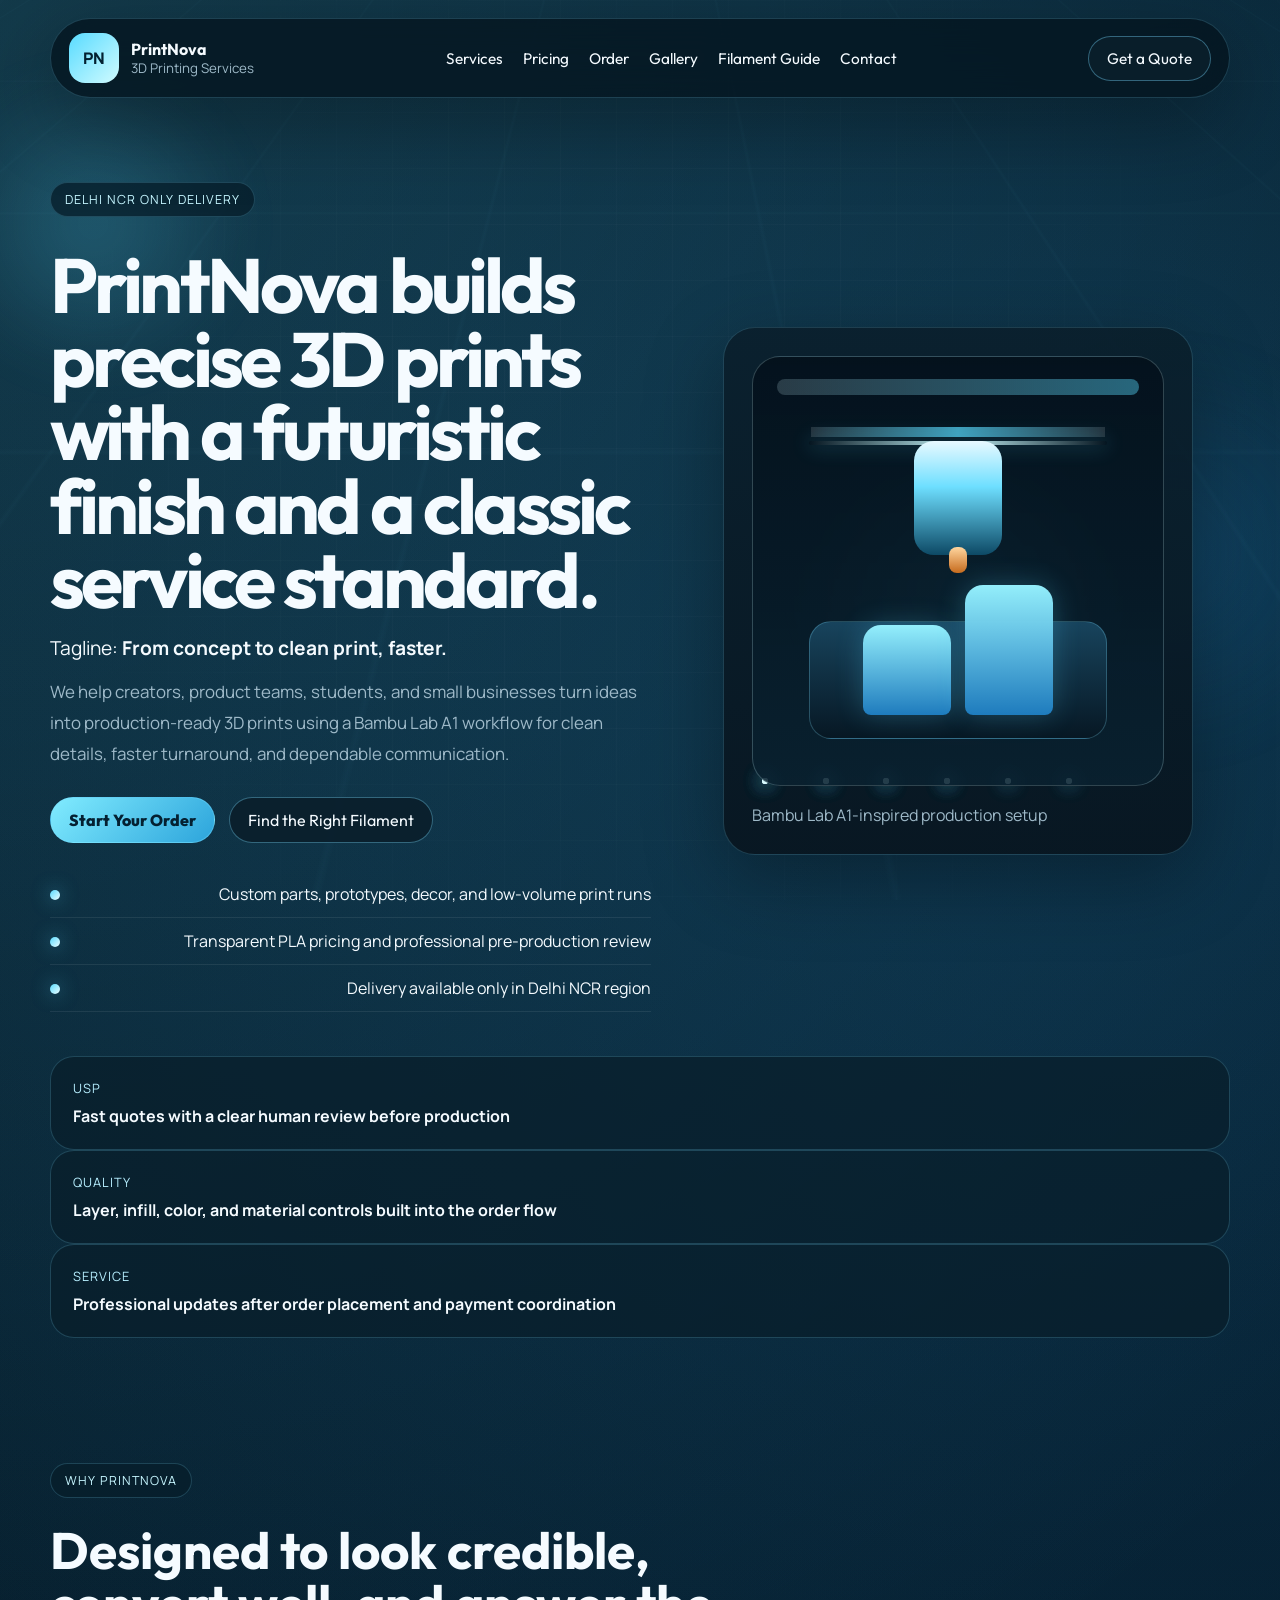
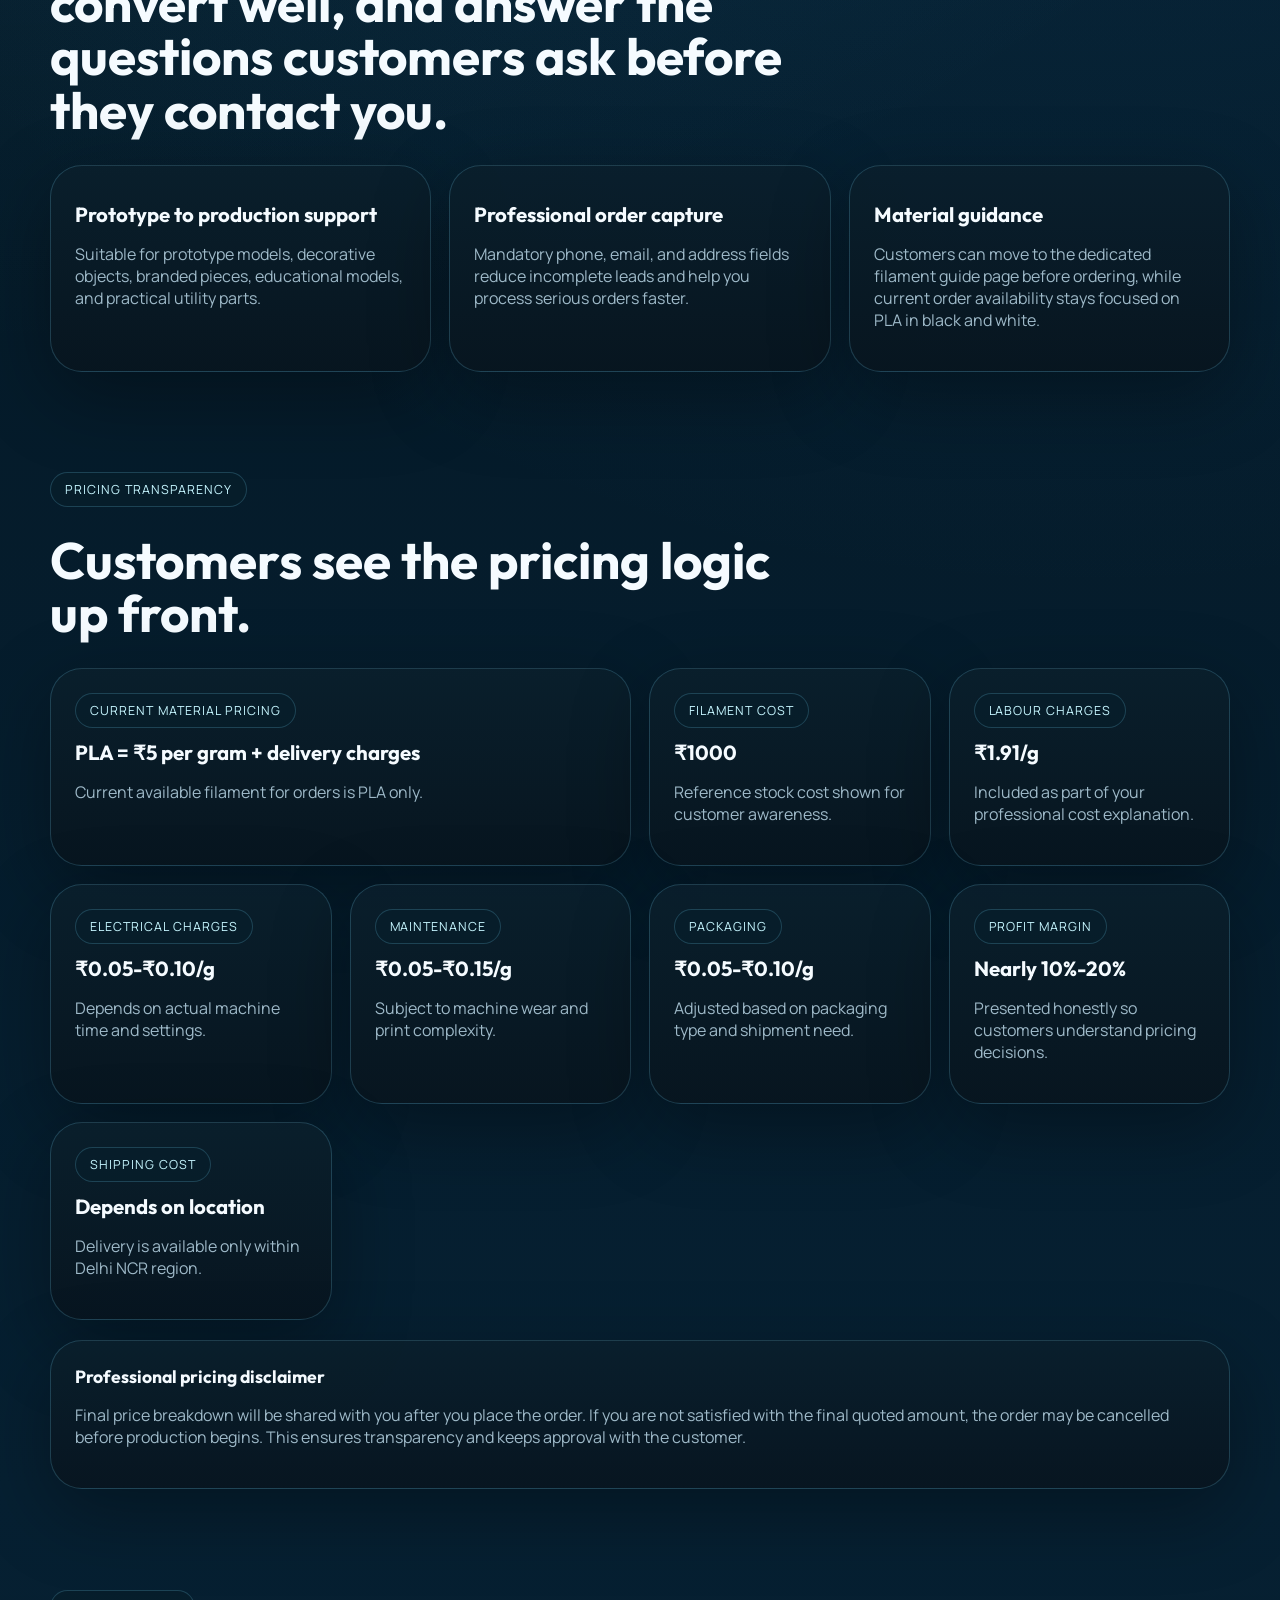
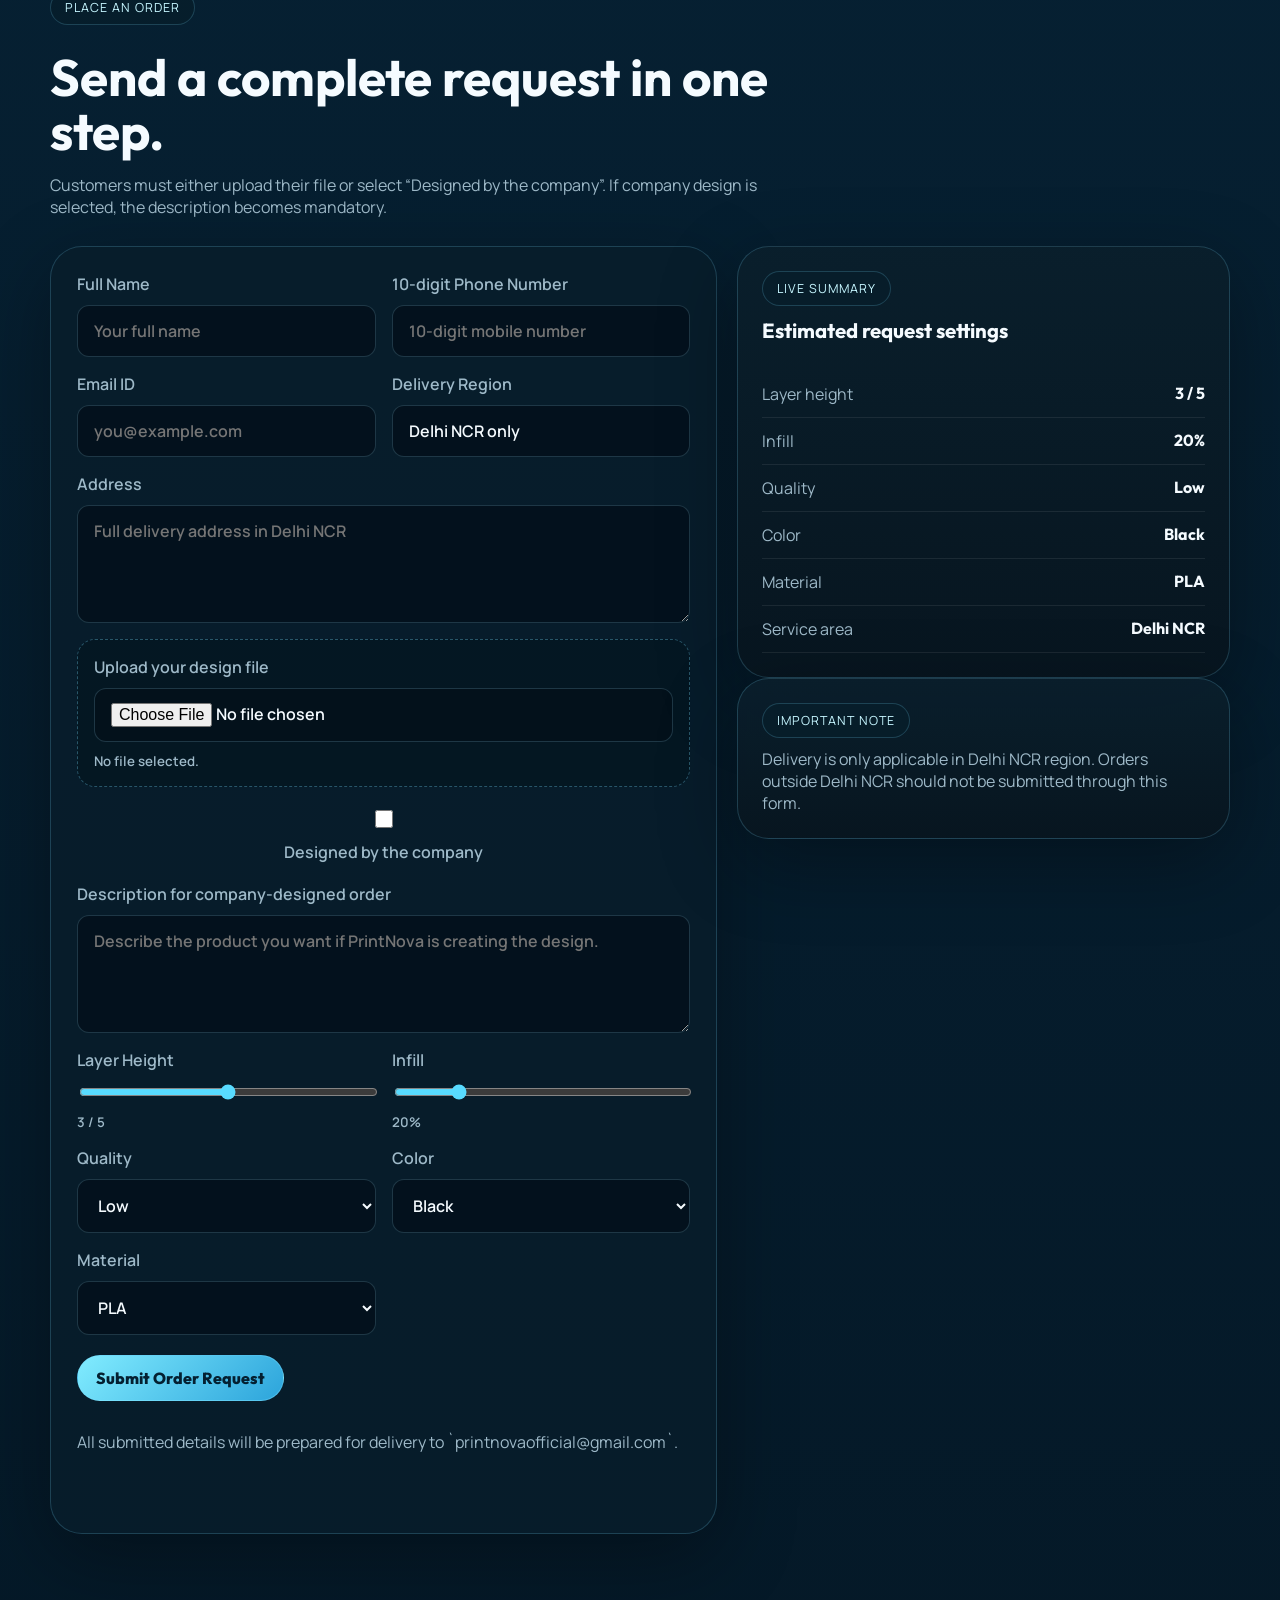
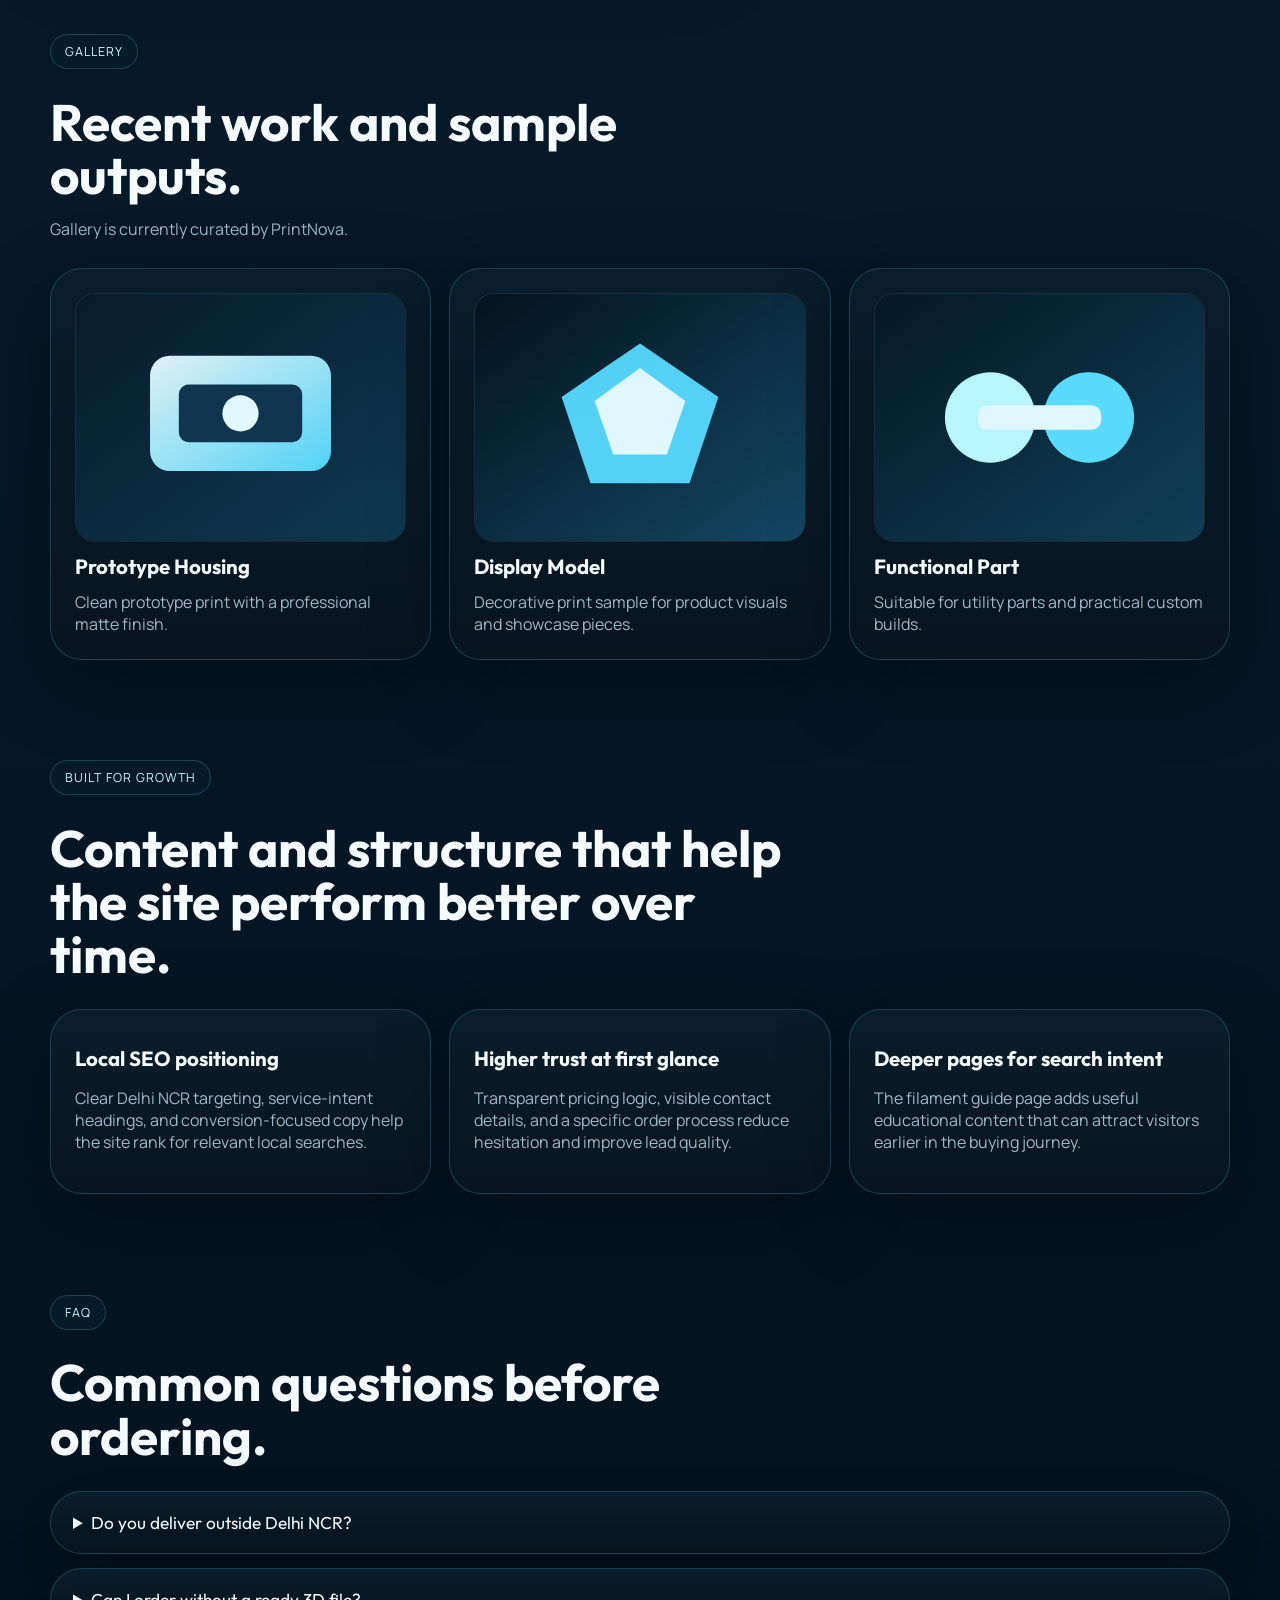
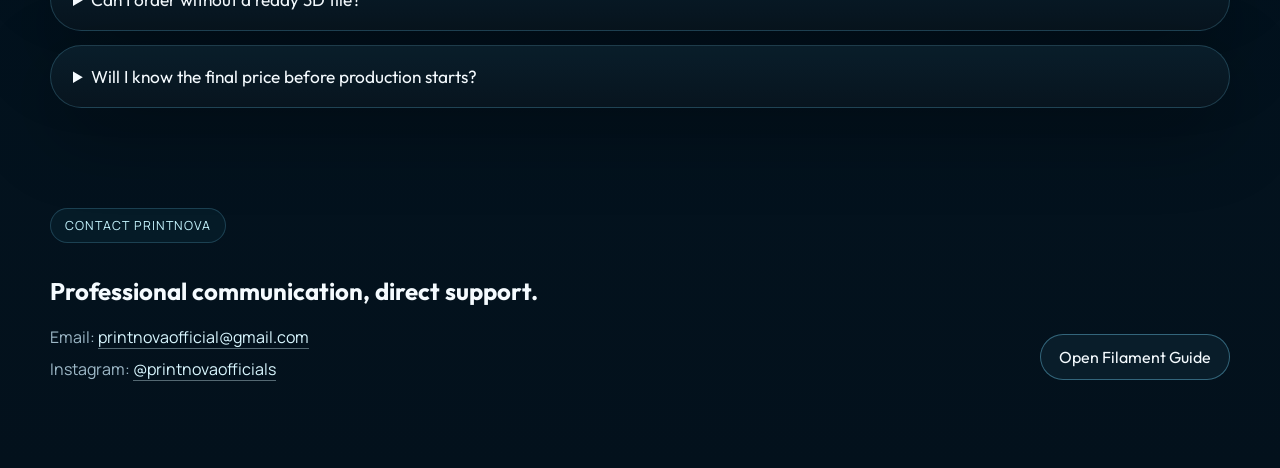
<file: index.html>
<!DOCTYPE html>
<html lang="en">
  <head>
    <meta charset="UTF-8" />
    <meta name="viewport" content="width=device-width, initial-scale=1.0" />
    <title>PrintNova | 3D Printing Services in Delhi NCR</title>
    <meta
      name="description"
      content="PrintNova offers professional 3D printing services in Delhi NCR with custom part production, PLA pricing transparency, instant order requests, and guided filament selection."
    />
    <meta
      name="keywords"
      content="3D printing Delhi NCR, PrintNova, PLA printing, prototype printing, custom 3D printing service, Bambu Lab A1"
    />
    <meta property="og:title" content="PrintNova | Future-Ready 3D Printing in Delhi NCR" />
    <meta
      property="og:description"
      content="Professional 3D printing services for prototypes, parts, and custom builds with transparent PLA pricing and guided material selection."
    />
    <meta property="og:type" content="website" />
    <link rel="preconnect" href="https://fonts.googleapis.com" />
    <link rel="preconnect" href="https://fonts.gstatic.com" crossorigin />
    <link
      href="https://fonts.googleapis.com/css2?family=Manrope:wght@400;500;600;700;800&family=Outfit:wght@400;500;600;700;800&display=swap"
      rel="stylesheet"
    />
    <link rel="icon" type="image/svg+xml" href="./favicon.svg" />
    <link rel="stylesheet" href="./styles.css" />
  </head>
  <body>
    <div class="motion-layer" aria-hidden="true">
      <span class="motion-orb orb-a"></span>
      <span class="motion-orb orb-b"></span>
      <span class="motion-grid"></span>
    </div>
    <div class="page-shell">
      <header class="site-header">
        <a class="brand" href="#top" aria-label="PrintNova home">
          <span class="brand-mark">PN</span>
          <span class="brand-copy">
            <strong>PrintNova</strong>
            <small>3D Printing Services</small>
          </span>
        </a>

        <nav class="site-nav" aria-label="Primary navigation">
          <a href="#services">Services</a>
          <a href="#pricing">Pricing</a>
          <a href="#order">Order</a>
          <a href="#gallery">Gallery</a>
          <a href="./filament.html">Filament Guide</a>
          <a href="#contact">Contact</a>
        </nav>

        <a class="header-cta" href="#order">Get a Quote</a>
      </header>

      <main id="top">
        <section class="hero-section">
          <div class="hero-copy">
            <p class="eyebrow">Delhi NCR Only Delivery</p>
            <h1>PrintNova builds precise 3D prints with a futuristic finish and a classic service standard.</h1>
            <p class="hero-text">
              Tagline: <strong>From concept to clean print, faster.</strong>
            </p>
            <p class="hero-subtext">
              We help creators, product teams, students, and small businesses turn ideas into production-ready 3D
              prints using a Bambu Lab A1 workflow for clean details, faster turnaround, and dependable communication.
            </p>
            <div class="hero-actions">
              <a class="button button-primary" href="#order">Start Your Order</a>
              <a class="button button-secondary" href="./filament.html">Find the Right Filament</a>
            </div>
            <ul class="hero-highlights">
              <li>Custom parts, prototypes, decor, and low-volume print runs</li>
              <li>Transparent PLA pricing and professional pre-production review</li>
              <li>Delivery available only in Delhi NCR region</li>
            </ul>
          </div>

          <div class="hero-visual" aria-hidden="true">
            <div class="printer-card">
              <div class="printer-glow"></div>
              <div class="printer-particles" id="printer-particles"></div>
              <div class="printer-frame">
                <div class="printer-topbar"></div>
                <div class="printer-gantry"></div>
                <div class="scanner-line"></div>
                <div class="printer-bed"></div>
                <div class="printer-head">
                  <div class="printer-nozzle"></div>
                </div>
                <div class="printer-build build-left"></div>
                <div class="printer-build build-right"></div>
              </div>
              <p>Bambu Lab A1-inspired production setup</p>
            </div>
          </div>
        </section>

        <section class="trust-strip" id="services">
          <article>
            <span>USP</span>
            <strong>Fast quotes with a clear human review before production</strong>
          </article>
          <article>
            <span>Quality</span>
            <strong>Layer, infill, color, and material controls built into the order flow</strong>
          </article>
          <article>
            <span>Service</span>
            <strong>Professional updates after order placement and payment coordination</strong>
          </article>
        </section>

        <section class="content-section service-grid-section">
          <div class="section-heading">
            <p class="eyebrow">Why PrintNova</p>
            <h2>Designed to look credible, convert well, and answer the questions customers ask before they contact you.</h2>
          </div>
          <div class="service-grid">
            <article class="info-card">
              <h3>Prototype to production support</h3>
              <p>Suitable for prototype models, decorative objects, branded pieces, educational models, and practical utility parts.</p>
            </article>
            <article class="info-card">
              <h3>Professional order capture</h3>
              <p>Mandatory phone, email, and address fields reduce incomplete leads and help you process serious orders faster.</p>
            </article>
            <article class="info-card">
              <h3>Material guidance</h3>
              <p>Customers can move to the dedicated filament guide page before ordering, while current order availability stays focused on PLA in black and white.</p>
            </article>
          </div>
        </section>

        <section class="content-section pricing-section" id="pricing">
          <div class="section-heading">
            <p class="eyebrow">Pricing Transparency</p>
            <h2>Customers see the pricing logic up front.</h2>
          </div>
          <div class="pricing-layout">
            <article class="pricing-card pricing-feature">
              <span class="pricing-label">Current material pricing</span>
              <h3>PLA = ₹5 per gram + delivery charges</h3>
              <p>Current available filament for orders is PLA only.</p>
            </article>
            <article class="pricing-card">
              <span class="pricing-label">Filament cost</span>
              <h3>₹1000</h3>
              <p>Reference stock cost shown for customer awareness.</p>
            </article>
            <article class="pricing-card">
              <span class="pricing-label">Labour charges</span>
              <h3>₹1.91/g</h3>
              <p>Included as part of your professional cost explanation.</p>
            </article>
            <article class="pricing-card">
              <span class="pricing-label">Electrical charges</span>
              <h3>₹0.05-₹0.10/g</h3>
              <p>Depends on actual machine time and settings.</p>
            </article>
            <article class="pricing-card">
              <span class="pricing-label">Maintenance</span>
              <h3>₹0.05-₹0.15/g</h3>
              <p>Subject to machine wear and print complexity.</p>
            </article>
            <article class="pricing-card">
              <span class="pricing-label">Packaging</span>
              <h3>₹0.05-₹0.10/g</h3>
              <p>Adjusted based on packaging type and shipment need.</p>
            </article>
            <article class="pricing-card">
              <span class="pricing-label">Profit margin</span>
              <h3>Nearly 10%-20%</h3>
              <p>Presented honestly so customers understand pricing decisions.</p>
            </article>
            <article class="pricing-card">
              <span class="pricing-label">Shipping cost</span>
              <h3>Depends on location</h3>
              <p>Delivery is available only within Delhi NCR region.</p>
            </article>
          </div>
          <div class="notice-panel">
            <strong>Professional pricing disclaimer</strong>
            <p>
              Final price breakdown will be shared with you after you place the order. If you are not satisfied with the
              final quoted amount, the order may be cancelled before production begins. This ensures transparency and keeps
              approval with the customer.
            </p>
          </div>
        </section>

        <section class="content-section order-section" id="order">
          <div class="section-heading">
            <p class="eyebrow">Place an Order</p>
            <h2>Send a complete request in one step.</h2>
            <p class="section-note">
              Customers must either upload their file or select “Designed by the company”. If company design is selected,
              the description becomes mandatory.
            </p>
          </div>

          <div class="order-layout">
            <form id="order-form" class="order-form" novalidate>
              <div class="field-grid">
                <label>
                  Full Name
                  <input id="customer-name" name="name" type="text" required placeholder="Your full name" />
                </label>

                <label>
                  10-digit Phone Number
                  <input
                    id="customer-phone"
                    name="phone"
                    type="tel"
                    inputmode="numeric"
                    pattern="[0-9]{10}"
                    maxlength="10"
                    required
                    placeholder="10-digit mobile number"
                  />
                </label>

                <label>
                  Email ID
                  <input id="customer-email" name="email" type="email" required placeholder="you@example.com" />
                </label>

                <label>
                  Delivery Region
                  <input id="delivery-region" type="text" value="Delhi NCR only" disabled />
                </label>

                <label class="field-span-2">
                  Address
                  <textarea
                    id="customer-address"
                    name="address"
                    rows="4"
                    required
                    placeholder="Full delivery address in Delhi NCR"
                  ></textarea>
                </label>

                <label class="field-span-2 upload-box">
                  Upload your design file
                  <input id="customer-file" name="file" type="file" accept=".stl,.3mf,.obj,.zip,.rar,.pdf,.png,.jpg,.jpeg" />
                  <small id="file-name">No file selected.</small>
                </label>

                <label class="checkbox-line field-span-2">
                  <input id="company-design" name="companyDesign" type="checkbox" />
                  <span>Designed by the company</span>
                </label>

                <label class="field-span-2">
                  Description for company-designed order
                  <textarea
                    id="design-description"
                    name="description"
                    rows="4"
                    placeholder="Describe the product you want if PrintNova is creating the design."
                  ></textarea>
                </label>

                <label>
                  Layer Height
                  <input id="layer-height" name="layerHeight" type="range" min="1" max="5" step="1" value="3" />
                  <small><span id="layer-height-value">3</span> / 5</small>
                </label>

                <label>
                  Infill
                  <input id="infill" name="infill" type="range" min="0" max="100" step="1" value="20" />
                  <small><span id="infill-value">20</span>%</small>
                </label>

                <label>
                  Quality
                  <select id="quality" name="quality" required>
                    <option value="Low">Low</option>
                    <option value="Draft">Draft</option>
                    <option value="High">High</option>
                  </select>
                </label>

                <label>
                  Color
                  <select id="color" name="color" required></select>
                </label>

                <label>
                  Material
                  <select id="material" name="material" required></select>
                </label>
              </div>

              <div class="form-footer">
                <button type="submit" class="button button-primary">Submit Order Request</button>
                <p class="form-hint">All submitted details will be prepared for delivery to `printnovaofficial@gmail.com`.</p>
              </div>
              <p id="form-error" class="form-error" aria-live="polite"></p>
            </form>

            <aside class="summary-panel">
              <div class="summary-card">
                <span class="pricing-label">Live summary</span>
                <h3>Estimated request settings</h3>
                <ul class="summary-list">
                  <li><span>Layer height</span><strong id="summary-layer">3 / 5</strong></li>
                  <li><span>Infill</span><strong id="summary-infill">20%</strong></li>
                  <li><span>Quality</span><strong id="summary-quality">Low</strong></li>
                  <li><span>Color</span><strong id="summary-color">Black</strong></li>
                  <li><span>Material</span><strong id="summary-material">PLA</strong></li>
                  <li><span>Service area</span><strong>Delhi NCR</strong></li>
                </ul>
              </div>
              <div class="summary-card compact">
                <span class="pricing-label">Important note</span>
                <p>
                  Delivery is only applicable in Delhi NCR region. Orders outside Delhi NCR should not be submitted
                  through this form.
                </p>
              </div>
            </aside>
          </div>
        </section>

        <section class="content-section success-section hidden" id="success-panel" aria-live="polite">
          <div class="notice-panel success-panel">
            <strong>Order request received</strong>
            <p>
              Our team will keep you updated with the latest updates on your order and payment. We will review the
              request and share the final price breakdown before production begins.
            </p>
          </div>
        </section>

        <section class="content-section gallery-section" id="gallery">
          <div class="section-heading">
            <p class="eyebrow">Gallery</p>
            <h2>Recent work and sample outputs.</h2>
            <p class="section-note">Gallery is currently curated by PrintNova.</p>
          </div>
          <div id="gallery-grid" class="gallery-grid"></div>
        </section>

        <section class="content-section seo-section">
          <div class="section-heading">
            <p class="eyebrow">Built for Growth</p>
            <h2>Content and structure that help the site perform better over time.</h2>
          </div>
          <div class="service-grid">
            <article class="info-card">
              <h3>Local SEO positioning</h3>
              <p>Clear Delhi NCR targeting, service-intent headings, and conversion-focused copy help the site rank for relevant local searches.</p>
            </article>
            <article class="info-card">
              <h3>Higher trust at first glance</h3>
              <p>Transparent pricing logic, visible contact details, and a specific order process reduce hesitation and improve lead quality.</p>
            </article>
            <article class="info-card">
              <h3>Deeper pages for search intent</h3>
              <p>The filament guide page adds useful educational content that can attract visitors earlier in the buying journey.</p>
            </article>
          </div>
        </section>

        <section class="content-section faq-section">
          <div class="section-heading">
            <p class="eyebrow">FAQ</p>
            <h2>Common questions before ordering.</h2>
          </div>
          <div class="faq-list">
            <details class="faq-item">
              <summary>Do you deliver outside Delhi NCR?</summary>
              <p>No. Delivery is currently applicable only in Delhi NCR region.</p>
            </details>
            <details class="faq-item">
              <summary>Can I order without a ready 3D file?</summary>
              <p>Yes. Select “Designed by the company” and provide a proper description so the team can review your requirement.</p>
            </details>
            <details class="faq-item">
              <summary>Will I know the final price before production starts?</summary>
              <p>Yes. A final price breakdown is shared after order placement. You may cancel before production if you do not approve it.</p>
            </details>
          </div>
        </section>
      </main>

      <footer class="site-footer" id="contact">
        <div>
          <p class="eyebrow">Contact PrintNova</p>
          <h2>Professional communication, direct support.</h2>
          <p class="footer-text">
            Email:
            <a href="mailto:printnovaofficial@gmail.com">printnovaofficial@gmail.com</a>
          </p>
          <p class="footer-text">
            Instagram:
            <a href="https://www.instagram.com/printnovaofficials/?hl=en" target="_blank" rel="noreferrer">
              @printnovaofficials
            </a>
          </p>
        </div>
        <div class="footer-actions">
          <a class="button button-secondary" href="./filament.html">Open Filament Guide</a>
        </div>
      </footer>
    </div>

    <script src="./script.js"></script>
  </body>
</html>
</file>
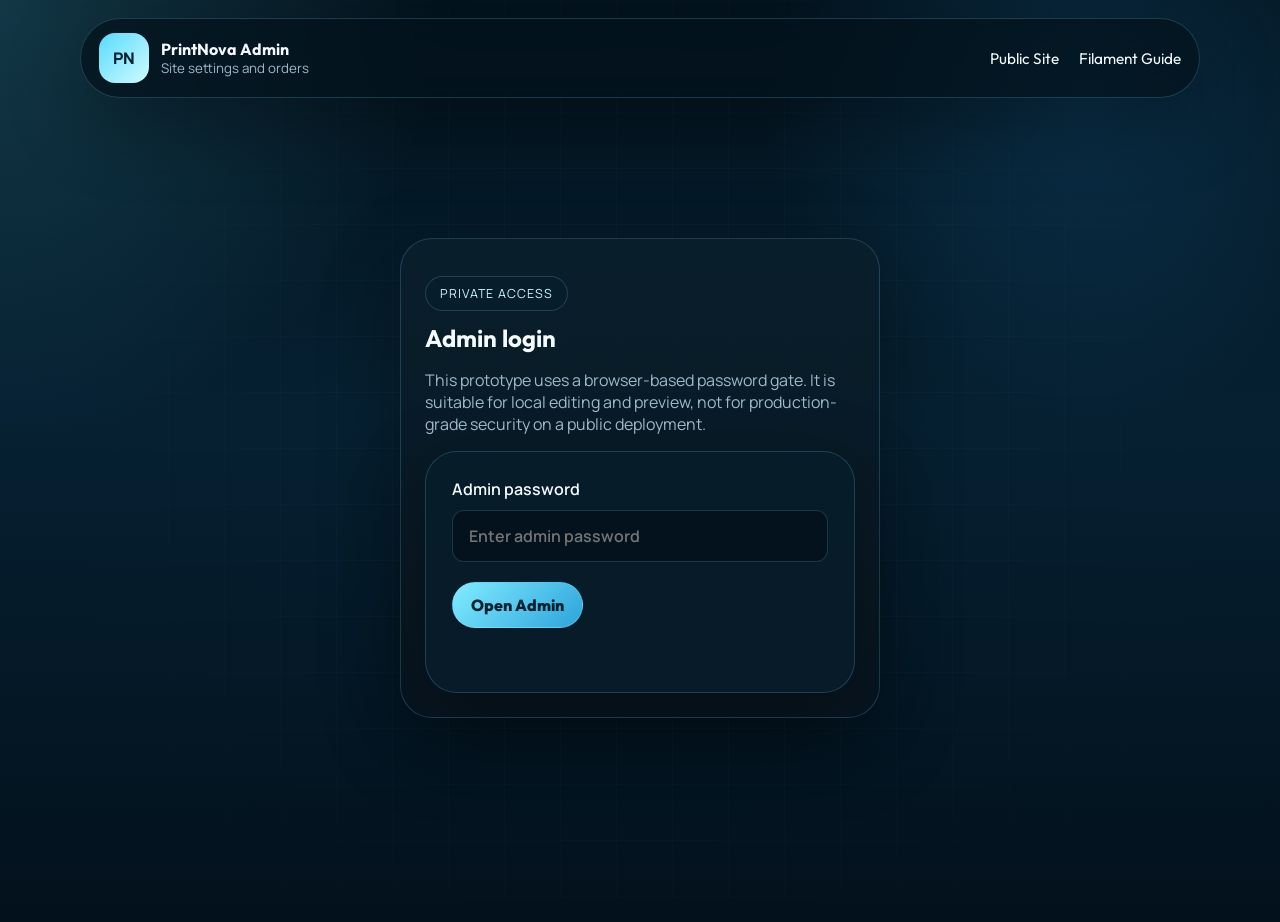
<file: admin.html>
<!DOCTYPE html>
<html lang="en">
  <head>
    <meta charset="UTF-8" />
    <meta name="viewport" content="width=device-width, initial-scale=1.0" />
    <title>PrintNova Admin</title>
    <link rel="preconnect" href="https://fonts.googleapis.com" />
    <link rel="preconnect" href="https://fonts.gstatic.com" crossorigin />
    <link
      href="https://fonts.googleapis.com/css2?family=Manrope:wght@400;500;600;700;800&family=Outfit:wght@400;500;600;700;800&display=swap"
      rel="stylesheet"
    />
    <link rel="stylesheet" href="./styles.css" />
  </head>
  <body>
    <div class="page-shell admin-shell">
      <header class="site-header">
        <a class="brand" href="./index.html">
          <span class="brand-mark">PN</span>
          <span class="brand-copy">
            <strong>PrintNova Admin</strong>
            <small>Site settings and orders</small>
          </span>
        </a>
        <nav class="site-nav">
          <a href="./index.html">Public Site</a>
          <a href="./filament.html">Filament Guide</a>
        </nav>
      </header>

      <main>
        <section class="login-wrap" id="login-section">
          <div class="login-panel">
            <p class="eyebrow">Private Access</p>
            <h1>Admin login</h1>
            <p class="admin-note">
              This prototype uses a browser-based password gate. It is suitable for local editing and preview, not for
              production-grade security on a public deployment.
            </p>
            <form id="login-form" class="admin-form">
              <label>
                Admin password
                <input id="admin-password" type="password" placeholder="Enter admin password" required />
              </label>
              <div class="form-footer">
                <button type="submit" class="button button-primary">Open Admin</button>
              </div>
              <p id="login-error" class="form-error" aria-live="polite"></p>
            </form>
          </div>
        </section>

        <section class="hidden" id="admin-section">
          <section class="admin-hero">
            <p class="eyebrow">Manage PrintNova</p>
            <h1 class="admin-title">Update live values, gallery items, and incoming order details.</h1>
          </section>

          <section class="admin-grid">
            <div class="admin-panel">
              <h2>Business settings</h2>
              <form id="settings-form" class="admin-form">
                <label>
                  Colors
                  <textarea id="colors-input" rows="4" placeholder="One color per line"></textarea>
                </label>
                <label>
                  Materials
                  <textarea id="materials-input" rows="2" placeholder="One material per line"></textarea>
                </label>
                <label>
                  PLA price per gram
                  <input id="pla-price-input" type="number" min="0" step="0.01" />
                </label>
                <label>
                  Filament cost
                  <input id="filament-cost-input" type="number" min="0" step="1" />
                </label>
                <label>
                  Labour charges per gram
                  <input id="labor-cost-input" type="number" min="0" step="0.01" />
                </label>
                <label>
                  Shipping note
                  <input id="shipping-note-input" type="text" />
                </label>
                <div class="form-footer">
                  <button type="submit" class="button button-primary">Save Settings</button>
                </div>
                <p id="settings-status" class="form-error" aria-live="polite"></p>
              </form>
            </div>

            <div class="admin-panel">
              <h2>Gallery manager</h2>
              <form id="gallery-form" class="admin-form">
                <label>
                  Gallery title
                  <input id="gallery-title" type="text" placeholder="Sample print title" />
                </label>
                <label>
                  Gallery description
                  <textarea id="gallery-description" rows="3" placeholder="Short description"></textarea>
                </label>
                <label>
                  Upload image
                  <input id="gallery-image" type="file" accept="image/*" />
                </label>
                <div class="form-footer">
                  <button type="submit" class="button button-primary">Add Gallery Item</button>
                </div>
                <p id="gallery-status" class="form-error" aria-live="polite"></p>
              </form>
              <div id="admin-gallery-grid" class="admin-gallery-grid"></div>
            </div>
          </section>

          <section class="content-section">
            <div class="admin-panel">
              <div class="form-footer">
                <h2>Incoming orders</h2>
                <button id="logout-button" type="button" class="button button-secondary">Logout</button>
              </div>
              <p class="admin-note">
                Orders submitted from the public page are stored in this browser for prototype management. Production use
                should move order storage to a backend database.
              </p>
              <div id="order-list" class="order-list"></div>
            </div>
          </section>
        </section>
      </main>
    </div>

    <script src="./admin.js"></script>
  </body>
</html>
</file>
<file: styles.css>
:root {
  --bg: #03131d;
  --bg-soft: #0a1d2a;
  --panel: rgba(8, 29, 43, 0.78);
  --panel-solid: #0d2434;
  --line: rgba(120, 221, 255, 0.2);
  --line-strong: rgba(120, 221, 255, 0.38);
  --text: #f5fbff;
  --muted: #9eb9c8;
  --cyan: #58dbff;
  --cyan-deep: #1399cf;
  --blue: #1f7fc3;
  --accent: #dff7ff;
  --success: #7ce8d1;
  --shadow: 0 24px 80px rgba(0, 0, 0, 0.32);
  --radius-xl: 32px;
  --radius-lg: 24px;
  --radius-md: 18px;
  --radius-sm: 12px;
  --width: 1180px;
}

* {
  box-sizing: border-box;
}

html {
  scroll-behavior: smooth;
}

body {
  margin: 0;
  font-family: "Manrope", sans-serif;
  color: var(--text);
  background:
    radial-gradient(circle at top left, rgba(88, 219, 255, 0.18), transparent 28%),
    radial-gradient(circle at 85% 10%, rgba(31, 127, 195, 0.22), transparent 24%),
    linear-gradient(180deg, #03131d 0%, #062032 45%, #03111c 100%);
  min-height: 100vh;
}

body.has-motion,
body {
  overflow-x: hidden;
}

body::before {
  content: "";
  position: fixed;
  inset: 0;
  pointer-events: none;
  background-image:
    linear-gradient(rgba(255, 255, 255, 0.02) 1px, transparent 1px),
    linear-gradient(90deg, rgba(255, 255, 255, 0.02) 1px, transparent 1px);
  background-size: 56px 56px;
  mask-image: radial-gradient(circle at center, black 35%, transparent 88%);
}

a {
  color: inherit;
  text-decoration: none;
}

img {
  max-width: 100%;
  display: block;
}

button,
input,
textarea,
select {
  font: inherit;
}

.page-shell {
  position: relative;
  z-index: 1;
  width: min(calc(100% - 32px), var(--width));
  margin: 0 auto;
  padding: 18px 0 64px;
}

.motion-layer {
  position: fixed;
  inset: 0;
  pointer-events: none;
  overflow: hidden;
}

.motion-orb,
.motion-grid {
  position: absolute;
}

.motion-orb {
  border-radius: 50%;
  filter: blur(28px);
  opacity: 0.5;
  animation: orb-drift 18s ease-in-out infinite;
}

.orb-a {
  top: 6%;
  left: -6%;
  width: 340px;
  height: 340px;
  background: radial-gradient(circle, rgba(88, 219, 255, 0.44), transparent 64%);
}

.orb-b {
  right: -8%;
  top: 38%;
  width: 420px;
  height: 420px;
  background: radial-gradient(circle, rgba(31, 127, 195, 0.38), transparent 68%);
  animation-delay: -8s;
}

.motion-grid {
  inset: -15%;
  background:
    linear-gradient(rgba(88, 219, 255, 0.06) 1px, transparent 1px),
    linear-gradient(90deg, rgba(88, 219, 255, 0.06) 1px, transparent 1px);
  background-size: 110px 110px;
  transform: perspective(900px) rotateX(75deg);
  transform-origin: top;
  opacity: 0.32;
  animation: grid-slide 16s linear infinite;
}

.site-header {
  position: sticky;
  top: 16px;
  z-index: 20;
  display: flex;
  align-items: center;
  justify-content: space-between;
  gap: 16px;
  padding: 14px 18px;
  border: 1px solid var(--line);
  border-radius: 999px;
  background: rgba(4, 18, 28, 0.74);
  backdrop-filter: blur(18px);
  box-shadow: var(--shadow);
}

.brand,
.brand-copy {
  display: flex;
  align-items: center;
}

.brand {
  gap: 12px;
}

.brand-copy {
  flex-direction: column;
  align-items: flex-start;
}

.brand-copy strong,
.site-nav a,
.header-cta,
.button,
h1,
h2,
h3,
summary {
  font-family: "Outfit", sans-serif;
}

.brand-copy small,
.hero-subtext,
.section-note,
.info-card p,
.pricing-card p,
.notice-panel p,
.footer-text,
.faq-item p,
label small,
.form-hint,
.field-grid label,
.summary-list span {
  color: var(--muted);
}

.brand-mark {
  display: grid;
  place-items: center;
  width: 50px;
  height: 50px;
  border-radius: 16px;
  background: linear-gradient(135deg, var(--cyan), #d0fbff);
  color: #032131;
  font-weight: 800;
}

.site-nav {
  display: flex;
  align-items: center;
  gap: 20px;
}

.site-nav a,
.header-cta {
  font-size: 0.96rem;
}

.header-cta,
.button {
  padding: 12px 18px;
  border-radius: 999px;
  border: 1px solid var(--line-strong);
  transition: transform 180ms ease, border-color 180ms ease, background 180ms ease, box-shadow 180ms ease;
}

.header-cta:hover,
.button:hover {
  transform: translateY(-2px);
  box-shadow: 0 16px 40px rgba(88, 219, 255, 0.18);
}

.button {
  display: inline-flex;
  align-items: center;
  justify-content: center;
}

.button-primary {
  background: linear-gradient(135deg, #81ecff, #2ca4db);
  color: #042031;
  font-weight: 800;
}

.button-secondary,
.header-cta {
  background: rgba(10, 31, 44, 0.92);
}

.hero-section,
.service-grid,
.pricing-layout,
.order-layout,
.gallery-grid,
.filament-grid,
.admin-grid,
.admin-gallery-grid {
  display: grid;
}

.hero-section {
  grid-template-columns: 1.05fr 0.95fr;
  gap: 36px;
  min-height: calc(100vh - 170px);
  align-items: center;
  padding: 72px 0 32px;
}

.eyebrow,
.pricing-label {
  display: inline-flex;
  width: fit-content;
  padding: 8px 14px;
  border: 1px solid var(--line);
  border-radius: 999px;
  background: rgba(7, 30, 43, 0.78);
  color: #c6f6ff;
  font-size: 0.78rem;
  letter-spacing: 0.08em;
  text-transform: uppercase;
}

.hero-copy h1 {
  margin: 18px 0;
  font-size: clamp(3rem, 6vw, 5.5rem);
  line-height: 0.96;
  letter-spacing: -0.05em;
  text-wrap: balance;
}

.hero-text {
  margin: 0 0 12px;
  font-size: 1.2rem;
}

.hero-subtext {
  max-width: 660px;
  font-size: 1.06rem;
  line-height: 1.8;
}

.hero-actions,
.footer-actions {
  display: flex;
  flex-wrap: wrap;
  gap: 14px;
  margin-top: 28px;
}

.hero-highlights,
.summary-list,
.feature-list,
.form-list {
  list-style: none;
  padding: 0;
  margin: 28px 0 0;
}

.hero-highlights li,
.summary-list li {
  display: flex;
  justify-content: space-between;
  gap: 14px;
  padding: 12px 0;
  border-bottom: 1px solid rgba(255, 255, 255, 0.08);
}

.hero-highlights li::before {
  content: "";
  width: 10px;
  height: 10px;
  margin-top: 7px;
  border-radius: 50%;
  background: linear-gradient(135deg, var(--cyan), #edfeff);
  flex-shrink: 0;
  box-shadow: 0 0 18px rgba(88, 219, 255, 0.5);
}

.hero-visual {
  display: flex;
  justify-content: center;
  transition: transform 180ms ease-out;
}

.printer-card,
.info-card,
.pricing-card,
.notice-panel,
.summary-card,
.faq-item,
.gallery-card,
.filament-card,
.admin-panel,
.login-panel {
  border: 1px solid var(--line);
  border-radius: var(--radius-xl);
  background: linear-gradient(180deg, rgba(10, 31, 44, 0.92), rgba(8, 21, 31, 0.92));
  box-shadow: var(--shadow);
  transition: transform 220ms ease, border-color 220ms ease, box-shadow 220ms ease;
  transform-style: preserve-3d;
}

.printer-card {
  position: relative;
  width: min(100%, 470px);
  padding: 28px;
  overflow: hidden;
}

.printer-card::after {
  content: "";
  position: absolute;
  inset: 0;
  background: linear-gradient(125deg, transparent 20%, rgba(255, 255, 255, 0.16) 40%, transparent 58%);
  transform: translateX(-120%);
  animation: glass-sweep 7s ease-in-out infinite;
}

.printer-card p {
  position: relative;
  z-index: 1;
  margin: 18px 0 0;
  color: var(--muted);
}

.printer-glow {
  position: absolute;
  inset: 12% 14%;
  border-radius: 50%;
  background: radial-gradient(circle, rgba(88, 219, 255, 0.38), transparent 60%);
  filter: blur(16px);
  animation: pulse-glow 4.4s ease-in-out infinite;
}

.printer-particles {
  position: absolute;
  inset: 0;
  z-index: 1;
}

.particle {
  position: absolute;
  bottom: 70px;
  width: 6px;
  height: 6px;
  border-radius: 50%;
  background: rgba(219, 251, 255, 0.95);
  box-shadow: 0 0 18px rgba(88, 219, 255, 0.9);
  animation: particle-rise linear infinite;
}

.printer-frame {
  position: relative;
  z-index: 2;
  height: 430px;
  border: 1px solid rgba(204, 249, 255, 0.22);
  border-radius: 28px;
  background: linear-gradient(180deg, rgba(4, 18, 29, 0.98), rgba(10, 34, 49, 0.88));
  overflow: hidden;
}

.printer-topbar,
.printer-gantry,
.scanner-line,
.printer-bed,
.printer-head,
.printer-build {
  position: absolute;
}

.printer-topbar {
  top: 22px;
  left: 24px;
  right: 24px;
  height: 16px;
  border-radius: 999px;
  background: linear-gradient(90deg, rgba(207, 247, 255, 0.18), rgba(88, 219, 255, 0.42));
}

.printer-gantry {
  top: 70px;
  left: 58px;
  right: 58px;
  height: 10px;
  background: linear-gradient(90deg, rgba(255, 255, 255, 0.12), rgba(88, 219, 255, 0.7), rgba(255, 255, 255, 0.12));
}

.scanner-line {
  top: 84px;
  left: 56px;
  right: 56px;
  height: 4px;
  border-radius: 999px;
  background: linear-gradient(90deg, transparent, rgba(202, 251, 255, 0.96), transparent);
  box-shadow: 0 0 20px rgba(88, 219, 255, 0.48);
  animation: scan-line 3.4s ease-in-out infinite;
}

.printer-bed {
  left: 56px;
  right: 56px;
  bottom: 46px;
  height: 118px;
  border-radius: 22px;
  background: linear-gradient(180deg, rgba(24, 69, 95, 0.98), rgba(7, 24, 35, 0.98));
  border: 1px solid rgba(128, 222, 255, 0.26);
}

.printer-head {
  top: 84px;
  left: 50%;
  width: 88px;
  height: 114px;
  margin-left: -44px;
  border-radius: 20px;
  background: linear-gradient(180deg, #e8f9ff, #6edfff 40%, #0d4965 100%);
  animation: print-head 5.5s ease-in-out infinite;
}

.printer-nozzle {
  position: absolute;
  left: 50%;
  bottom: -18px;
  width: 18px;
  height: 26px;
  margin-left: -9px;
  border-radius: 8px;
  background: linear-gradient(180deg, #ffd69f, #c76b1d);
}

.printer-build {
  bottom: 70px;
  width: 88px;
  border-radius: 18px 18px 8px 8px;
  background: linear-gradient(180deg, rgba(150, 242, 255, 0.98), rgba(31, 127, 195, 0.96));
  box-shadow: 0 0 28px rgba(88, 219, 255, 0.24);
}

.build-left {
  left: 110px;
  height: 90px;
  animation: build-grow-left 4.6s ease-in-out infinite;
}

.build-right {
  right: 110px;
  height: 130px;
  animation: build-grow-right 5.4s ease-in-out infinite;
}

@keyframes print-head {
  0%,
  100% {
    transform: translateX(-112px);
  }
  50% {
    transform: translateX(112px);
  }
}

@keyframes scan-line {
  0%,
  100% {
    transform: translateY(0);
    opacity: 0.35;
  }
  50% {
    transform: translateY(236px);
    opacity: 1;
  }
}

@keyframes pulse-glow {
  0%,
  100% {
    transform: scale(0.94);
    opacity: 0.48;
  }
  50% {
    transform: scale(1.08);
    opacity: 0.86;
  }
}

@keyframes glass-sweep {
  0%,
  100% {
    transform: translateX(-120%);
  }
  55% {
    transform: translateX(140%);
  }
}

@keyframes particle-rise {
  0% {
    transform: translate3d(0, 0, 0) scale(0.8);
    opacity: 0;
  }
  15% {
    opacity: 1;
  }
  100% {
    transform: translate3d(18px, -220px, 0) scale(0.2);
    opacity: 0;
  }
}

@keyframes build-grow-left {
  0%,
  100% {
    height: 82px;
  }
  50% {
    height: 106px;
  }
}

@keyframes build-grow-right {
  0%,
  100% {
    height: 122px;
  }
  50% {
    height: 146px;
  }
}

@keyframes orb-drift {
  0%,
  100% {
    transform: translate3d(0, 0, 0) scale(1);
  }
  50% {
    transform: translate3d(48px, 24px, 0) scale(1.08);
  }
}

@keyframes grid-slide {
  from {
    transform: perspective(900px) rotateX(75deg) translateY(0);
  }
  to {
    transform: perspective(900px) rotateX(75deg) translateY(70px);
  }
}

.trust-strip,
.service-grid,
.pricing-layout,
.gallery-grid,
.filament-grid,
.admin-grid,
.admin-gallery-grid {
  gap: 18px;
}

.trust-strip {
  grid-template-columns: repeat(3, 1fr);
  margin: 12px 0 24px;
}

.trust-strip article {
  padding: 22px;
  border: 1px solid var(--line);
  border-radius: var(--radius-lg);
  background: rgba(9, 30, 43, 0.74);
}

.trust-strip span {
  display: block;
  margin-bottom: 8px;
  color: #b7efff;
  text-transform: uppercase;
  letter-spacing: 0.08em;
  font-size: 0.8rem;
}

.content-section {
  padding: 88px 0 0;
}

.section-heading {
  max-width: 760px;
  margin-bottom: 28px;
}

.section-heading h2,
.page-title,
.admin-title {
  margin: 14px 0 10px;
  font-size: clamp(2rem, 4vw, 3.2rem);
  line-height: 1.04;
}

.service-grid {
  grid-template-columns: repeat(3, 1fr);
}

.info-card,
.pricing-card,
.summary-card,
.gallery-card,
.filament-card,
.admin-panel,
.login-panel {
  padding: 24px;
}

.info-card h3,
.pricing-card h3,
.summary-card h3,
.filament-card h3,
.gallery-card h3 {
  margin: 12px 0 10px;
  font-size: 1.28rem;
}

.pricing-layout {
  grid-template-columns: repeat(4, 1fr);
}

.pricing-feature {
  grid-column: span 2;
}

.notice-panel {
  margin-top: 20px;
  padding: 24px;
}

.notice-panel strong {
  display: block;
  margin-bottom: 10px;
  font-family: "Outfit", sans-serif;
  font-size: 1.1rem;
}

.order-layout {
  grid-template-columns: 1.15fr 0.85fr;
  gap: 20px;
  align-items: start;
}

.order-form,
.admin-form {
  padding: 26px;
  border: 1px solid var(--line);
  border-radius: var(--radius-xl);
  background: rgba(8, 29, 43, 0.8);
  box-shadow: var(--shadow);
}

.field-grid {
  display: grid;
  grid-template-columns: repeat(2, minmax(0, 1fr));
  gap: 16px;
}

.field-grid label,
.admin-form label {
  display: flex;
  flex-direction: column;
  gap: 10px;
  font-weight: 600;
}

.field-span-2 {
  grid-column: span 2;
}

input,
textarea,
select {
  width: 100%;
  padding: 14px 16px;
  border: 1px solid rgba(153, 227, 255, 0.18);
  border-radius: var(--radius-sm);
  background: rgba(4, 18, 28, 0.88);
  color: var(--text);
}

input:focus,
textarea:focus,
select:focus {
  outline: 2px solid rgba(88, 219, 255, 0.28);
  border-color: rgba(88, 219, 255, 0.46);
}

input[type="range"] {
  padding: 0;
  accent-color: var(--cyan);
}

.upload-box {
  padding: 16px;
  border: 1px dashed rgba(120, 221, 255, 0.32);
  border-radius: var(--radius-md);
  background: rgba(4, 18, 28, 0.48);
}

.checkbox-line {
  flex-direction: row;
  align-items: center;
  gap: 12px;
  padding: 4px 0;
}

.checkbox-line input {
  width: 18px;
  height: 18px;
}

.form-footer {
  display: flex;
  flex-wrap: wrap;
  align-items: center;
  gap: 14px;
  margin-top: 20px;
}

.form-error {
  min-height: 24px;
  margin: 14px 0 0;
  color: #ffd3d3;
}

.summary-list strong {
  font-family: "Outfit", sans-serif;
}

.summary-card.compact p {
  margin: 10px 0 0;
  color: var(--muted);
}

.success-section {
  padding-top: 28px;
}

.success-panel {
  border-color: rgba(124, 232, 209, 0.28);
}

.hidden {
  display: none;
}

.gallery-grid {
  grid-template-columns: repeat(3, 1fr);
}

.gallery-card {
  overflow: hidden;
}

.gallery-card img {
  aspect-ratio: 4 / 3;
  width: 100%;
  object-fit: cover;
  border-radius: 20px;
  border: 1px solid rgba(255, 255, 255, 0.08);
}

.gallery-card p {
  margin: 12px 0 0;
  color: var(--muted);
}

.faq-list {
  display: grid;
  gap: 14px;
}

.faq-item {
  padding: 20px 22px;
}

.faq-item summary {
  cursor: pointer;
  font-size: 1.08rem;
}

.faq-item p {
  margin: 12px 0 0;
  line-height: 1.7;
}

.reveal {
  opacity: 0;
  transform: translate3d(0, 44px, 0) scale(0.985);
  transition: opacity 700ms ease, transform 900ms cubic-bezier(0.2, 0.8, 0.2, 1);
}

.reveal.is-visible {
  opacity: 1;
  transform: translate3d(0, 0, 0) scale(1);
}

.site-footer {
  display: flex;
  align-items: flex-end;
  justify-content: space-between;
  gap: 20px;
  padding: 88px 0 24px;
}

.footer-text {
  margin: 10px 0 0;
}

.footer-text a {
  color: #d9f7ff;
  border-bottom: 1px solid rgba(217, 247, 255, 0.38);
}

.filament-hero,
.admin-hero {
  padding: 72px 0 20px;
}

.filament-grid {
  grid-template-columns: repeat(2, 1fr);
}

.filament-card img {
  aspect-ratio: 16 / 10;
  width: 100%;
  object-fit: cover;
  border-radius: 20px;
  margin-bottom: 18px;
  border: 1px solid rgba(255, 255, 255, 0.08);
}

.filament-card ul {
  margin: 10px 0 0;
  padding-left: 18px;
  color: var(--muted);
  line-height: 1.8;
}

.admin-shell {
  width: min(calc(100% - 32px), 1120px);
}

.login-wrap {
  min-height: calc(100vh - 140px);
  display: grid;
  place-items: center;
}

.login-panel {
  width: min(100%, 480px);
}

.login-panel h1 {
  margin: 0 0 10px;
}

.admin-grid {
  grid-template-columns: 1.05fr 0.95fr;
  align-items: start;
}

.admin-gallery-grid {
  grid-template-columns: repeat(2, 1fr);
}

.admin-gallery-item,
.order-card {
  padding: 18px;
  border: 1px solid var(--line);
  border-radius: var(--radius-md);
  background: rgba(4, 18, 28, 0.58);
}

.admin-gallery-item img {
  aspect-ratio: 4 / 3;
  width: 100%;
  object-fit: cover;
  border-radius: 14px;
  margin-bottom: 12px;
}

.order-list {
  display: grid;
  gap: 14px;
}

.order-card h3 {
  margin: 0 0 8px;
}

.order-card p,
.admin-note {
  color: var(--muted);
}

.order-meta {
  display: grid;
  grid-template-columns: repeat(2, 1fr);
  gap: 10px;
  margin-top: 14px;
}

.mini-actions {
  display: flex;
  flex-wrap: wrap;
  gap: 10px;
  margin-top: 14px;
}

.status-chip {
  display: inline-flex;
  width: fit-content;
  padding: 6px 12px;
  border-radius: 999px;
  background: rgba(124, 232, 209, 0.14);
  border: 1px solid rgba(124, 232, 209, 0.28);
  color: #ccfff1;
  font-size: 0.84rem;
}

@media (max-width: 980px) {
  .site-header,
  .site-footer {
    flex-direction: column;
    align-items: flex-start;
  }

  .site-nav {
    flex-wrap: wrap;
  }

  .hero-section,
  .order-layout,
  .admin-grid {
    grid-template-columns: 1fr;
  }

  .service-grid,
  .gallery-grid,
  .filament-grid,
  .pricing-layout {
    grid-template-columns: repeat(2, 1fr);
  }

  .pricing-feature {
    grid-column: span 2;
  }

  .trust-strip {
    grid-template-columns: 1fr;
  }
}

@media (max-width: 680px) {
  .page-shell,
  .admin-shell {
    width: min(calc(100% - 20px), var(--width));
  }

  .hero-section {
    padding-top: 40px;
  }

  .field-grid,
  .service-grid,
  .gallery-grid,
  .filament-grid,
  .pricing-layout,
  .admin-gallery-grid,
  .order-meta {
    grid-template-columns: 1fr;
  }

  .field-span-2,
  .pricing-feature {
    grid-column: span 1;
  }

  .hero-copy h1 {
    font-size: clamp(2.4rem, 12vw, 4rem);
  }

  .printer-frame {
    height: 340px;
  }

  .build-left {
    left: 64px;
  }

  .build-right {
    right: 64px;
  }
}
</file>
